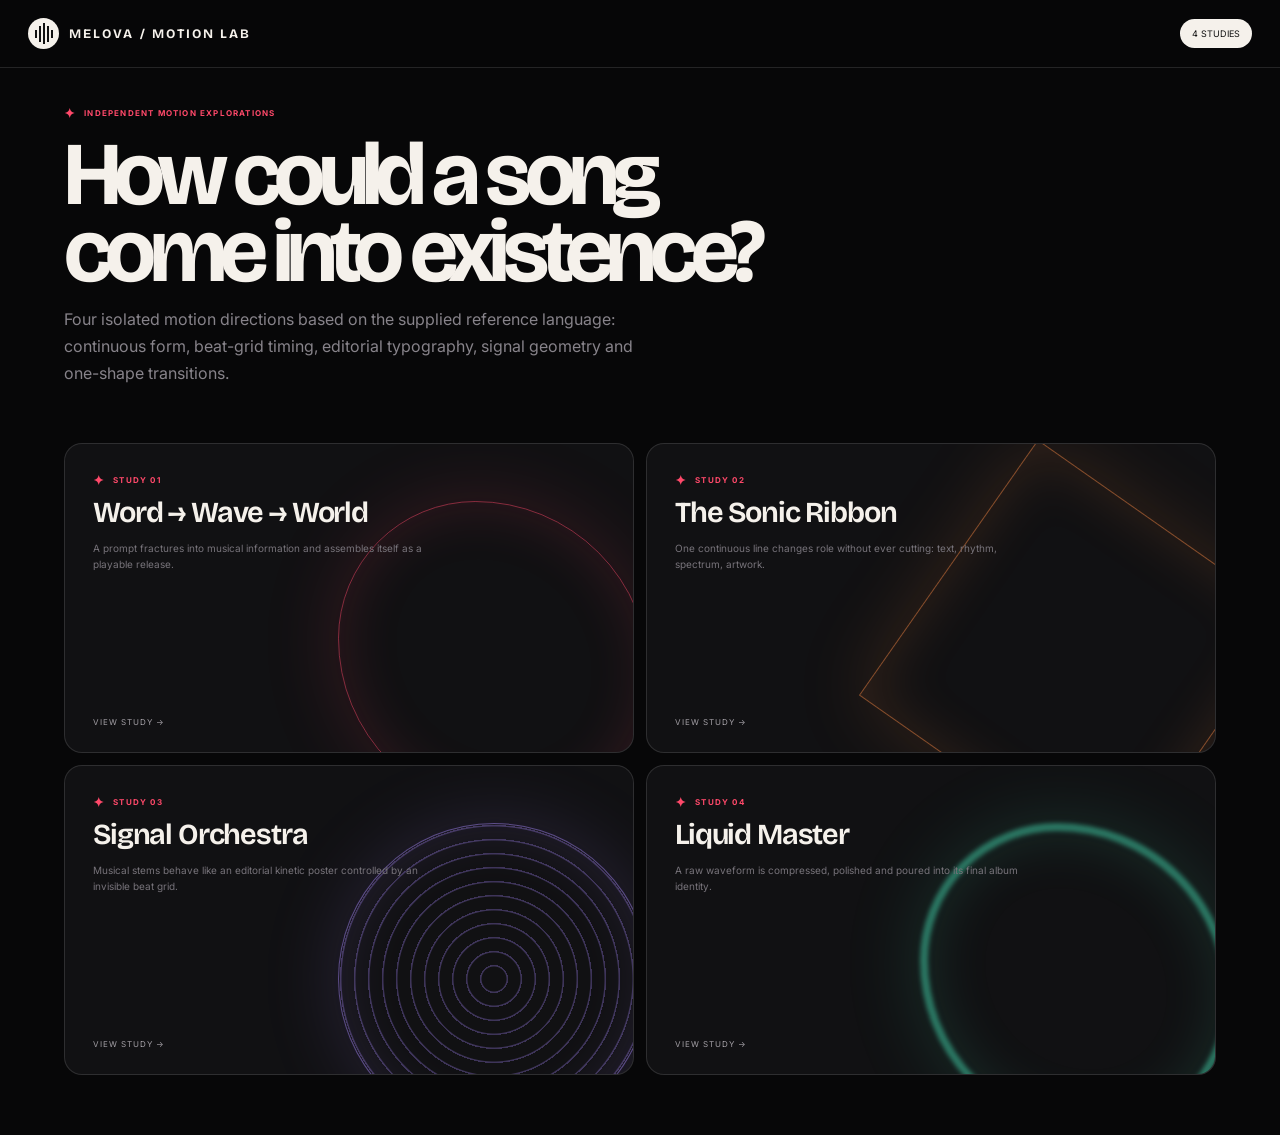
<file: index.html>
<!doctype html><html><head><meta charset="utf-8"><meta name="viewport" content="width=device-width"><title>MELOVA Motion Studies</title><link rel="stylesheet" href="assets/base.css"></head><body><nav class="top"><a class="brand" href="index.html"><span class="mark"><i></i><i></i><i></i><i></i><i></i></span>MELOVA / MOTION LAB</a><div class="nav"><a class="active">4 STUDIES</a></div></nav><main class="home"><header><div class="eyebrow">INDEPENDENT MOTION EXPLORATIONS</div><h1>How could a song<br>come into existence?</h1><p>Four isolated motion directions based on the supplied reference language: continuous form, beat-grid timing, editorial typography, signal geometry and one-shape transitions.</p></header><section class="grid"><a class="tile" href="word-to-wave.html" style="--c:#ff496a"><span class="eyebrow">STUDY 01</span><h2>Word → Wave → World</h2><p>A prompt fractures into musical information and assembles itself as a playable release.</p><i class="tile-art"></i></a><a class="tile" href="sonic-ribbon.html" style="--c:#ff8b45"><span class="eyebrow">STUDY 02</span><h2>The Sonic Ribbon</h2><p>One continuous line changes role without ever cutting: text, rhythm, spectrum, artwork.</p><i class="tile-art"></i></a><a class="tile" href="signal-orchestra.html" style="--c:#a989ff"><span class="eyebrow">STUDY 03</span><h2>Signal Orchestra</h2><p>Musical stems behave like an editorial kinetic poster controlled by an invisible beat grid.</p><i class="tile-art"></i></a><a class="tile" href="liquid-master.html" style="--c:#45d9b0"><span class="eyebrow">STUDY 04</span><h2>Liquid Master</h2><p>A raw waveform is compressed, polished and poured into its final album identity.</p><i class="tile-art"></i></a></section></main></body></html>
</file>
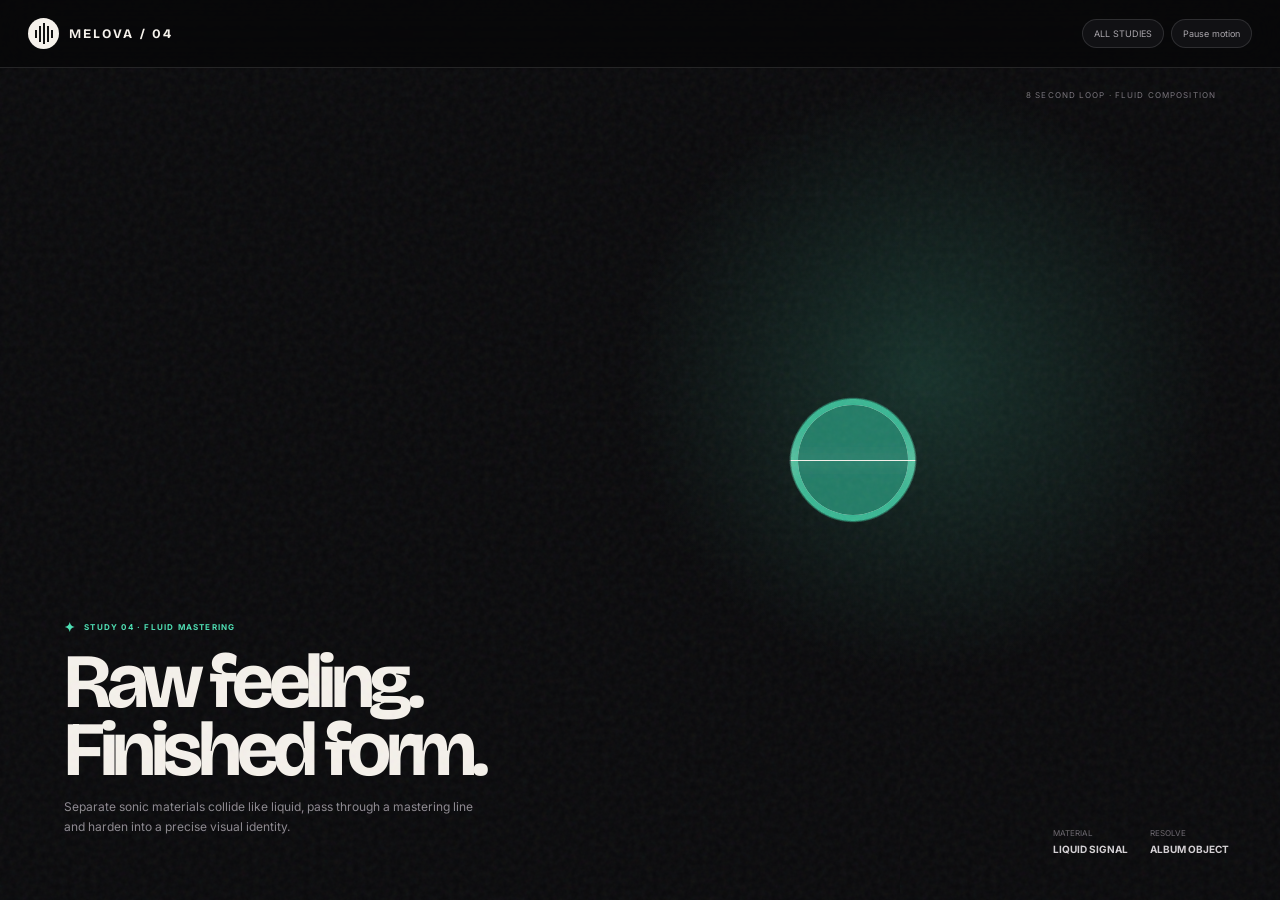
<file: liquid-master.html>
<!doctype html><html><head><meta charset="utf-8"><meta name="viewport" content="width=device-width"><title>Liquid Master — MELOVA</title><link rel="stylesheet" href="assets/base.css"><style>
:root{--hot:#4ce0b4}.liquid{position:absolute;right:8%;top:15%;width:min(650px,52vw);aspect-ratio:1;filter:url(#goo)}.drop{position:absolute;left:50%;top:50%;width:110px;height:110px;margin:-55px;border-radius:50%;background:var(--hot);box-shadow:0 0 50px color-mix(in srgb,var(--hot) 35%,transparent);animation:drop 8s calc(var(--i)*-.55s) cubic-bezier(.7,0,.2,1) infinite}.drop:nth-of-type(2){background:#f7f2eb}.drop:nth-of-type(3){background:#227b66}.master{position:absolute;z-index:4;left:50%;top:50%;width:300px;aspect-ratio:1;display:grid;place-items:center;transform:translate(-50%,-50%) scale(0);border-radius:17px;background:linear-gradient(140deg,#bdf9e6,#247b66 45%,#071b17);box-shadow:0 35px 90px rgba(0,0,0,.6);animation:master 8s cubic-bezier(.16,1,.3,1) infinite}.master:before{content:'SOFT ARCHITECTURE';position:absolute;left:9%;bottom:8%;color:#05251d;font:700 8px 'Bricolage Grotesque';letter-spacing:.12em}.master i{width:82px;height:82px;border:1px solid rgba(4,35,27,.5);border-radius:50%;box-shadow:0 0 0 18px rgba(5,56,43,.09),0 0 0 36px rgba(5,56,43,.07);animation:spin 8s linear infinite}.compress{position:absolute;left:6%;right:6%;top:50%;height:1px;background:var(--paper);box-shadow:0 0 18px var(--paper);animation:compress 8s ease-in-out infinite}@keyframes drop{0%,100%{transform:translate(calc((var(--i) - 1)*180px),calc((var(--i) - 1)*-80px)) scale(.25)}28%{transform:translate(calc((var(--i) - 1)*80px),calc((var(--i) - 1)*40px)) scale(1)}48%,63%{transform:translate(0) scale(2.3)}78%{transform:translate(0) scale(.1)}}@keyframes master{0%,55%{transform:translate(-50%,-50%) scale(0) rotate(12deg);opacity:0}67%,91%{transform:translate(-50%,-50%) scale(1) rotate(-2deg);opacity:1}100%{transform:translate(-50%,-50%) scale(.8);opacity:0}}@keyframes compress{0%,38%{transform:scaleX(.1);opacity:0}49%,65%{transform:scaleX(1);opacity:1}75%,100%{transform:scaleX(.1);opacity:0}}</style></head><body><nav class="top"><a class="brand" href="index.html"><span class="mark"><i></i><i></i><i></i><i></i><i></i></span>MELOVA / 04</a><div class="nav"><a href="index.html">ALL STUDIES</a><button data-pause>Pause motion</button></div></nav><main class="stage"><div class="backdrop"></div><span class="badge">8 SECOND LOOP · FLUID COMPOSITION</span><svg width="0" height="0"><filter id="goo"><feGaussianBlur in="SourceGraphic" stdDeviation="18" result="blur"/><feColorMatrix in="blur" mode="matrix" values="1 0 0 0 0 0 1 0 0 0 0 0 1 0 0 0 0 0 24 -10" result="goo"/><feComposite in="SourceGraphic" in2="goo" operator="atop"/></filter></svg><div class="liquid"><i class="drop" style="--i:0"></i><i class="drop" style="--i:1"></i><i class="drop" style="--i:2"></i><i class="compress"></i><div class="master"><i></i></div></div><div class="copy"><div class="eyebrow">STUDY 04 · FLUID MASTERING</div><h1>Raw feeling.<br>Finished form.</h1><p>Separate sonic materials collide like liquid, pass through a mastering line and harden into a precise visual identity.</p></div><div class="meta"><span>MATERIAL<b>LIQUID SIGNAL</b></span><span>RESOLVE<b>ALBUM OBJECT</b></span></div><i class="grain"></i></main><script src="assets/base.js"></script></body></html>
</file>
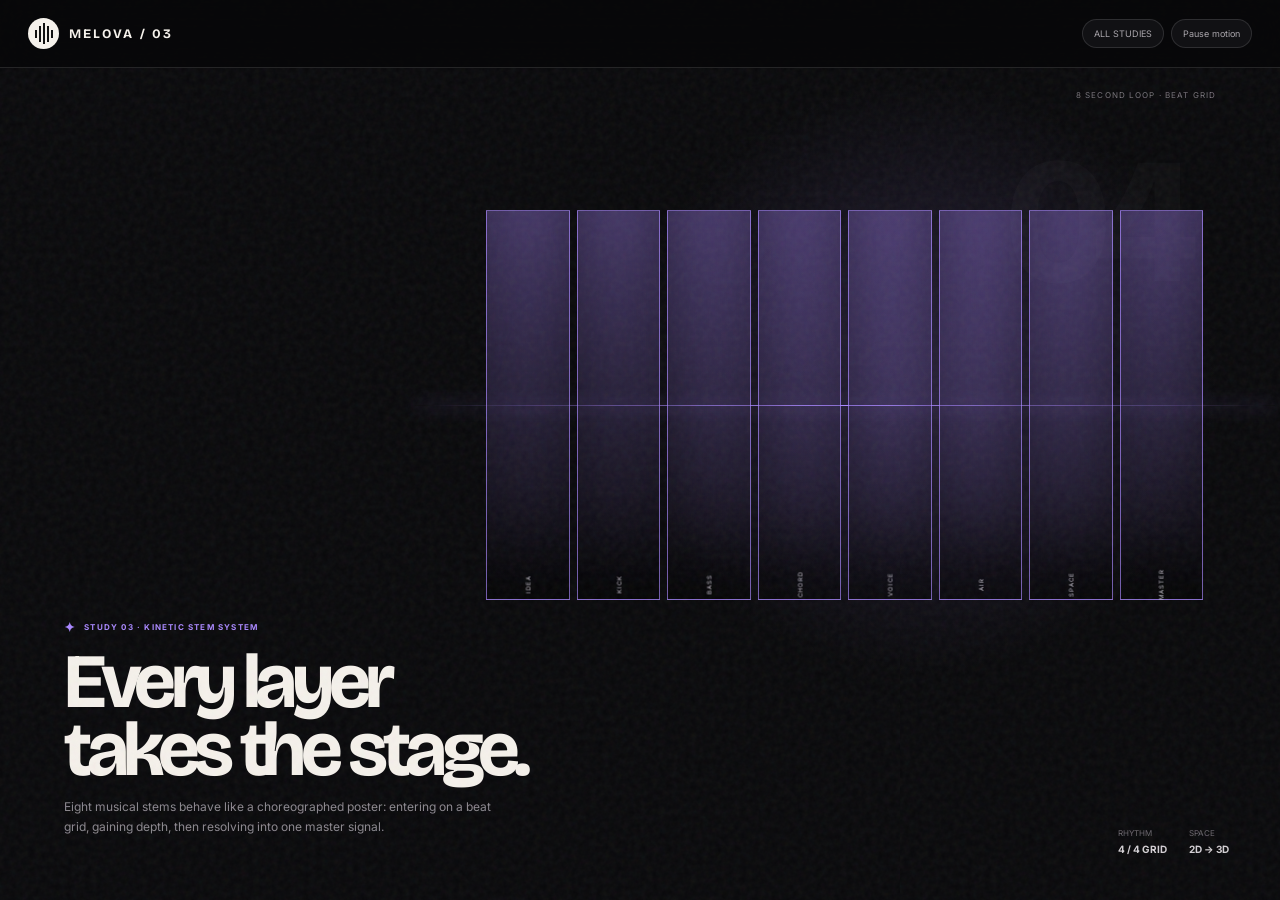
<file: signal-orchestra.html>
<!doctype html><html><head><meta charset="utf-8"><meta name="viewport" content="width=device-width"><title>Signal Orchestra — MELOVA</title><link rel="stylesheet" href="assets/base.css"><style>
:root{--hot:#a987ff}.orchestra{position:absolute;right:6%;top:14%;width:min(720px,56vw);height:62%;display:grid;grid-template-columns:repeat(8,1fr);gap:7px;align-items:center;perspective:900px}.stem{position:relative;height:70%;transform-style:preserve-3d;animation:stem 8s calc(var(--i)*-.11s) cubic-bezier(.6,0,.2,1) infinite}.stem:before{content:'';position:absolute;inset:0;border:1px solid color-mix(in srgb,var(--hot) 65%,transparent);background:linear-gradient(180deg,color-mix(in srgb,var(--hot) 40%,transparent),transparent);box-shadow:inset 0 -50px 60px rgba(0,0,0,.4)}.stem:after{content:attr(data-label);position:absolute;left:50%;bottom:12px;transform:translateX(-50%) rotate(-90deg);color:#cbc6d2;font-size:6px;letter-spacing:.16em}.beat{position:absolute;inset:50% -10% auto;height:1px;background:linear-gradient(90deg,transparent,var(--hot),transparent);box-shadow:0 0 18px var(--hot);animation:scan 2s linear infinite}.count{position:absolute;right:3%;top:1%;font:700 clamp(80px,14vw,200px)/1 'Bricolage Grotesque';letter-spacing:-.1em;color:rgba(255,255,255,.025);animation:count 8s steps(4) infinite}@keyframes stem{0%,100%{height:16%;transform:rotateX(0) translateZ(0);opacity:.35}18%{height:calc(25% + var(--i)*7%);transform:rotateX(-12deg) translateZ(calc(var(--i)*3px));opacity:1}40%{height:85%;transform:rotateY(calc((var(--i) - 4)*5deg)) translateZ(80px)}65%{height:34%;transform:rotateX(18deg) translateZ(20px)}82%{height:60%;transform:rotateY(-12deg)}}@keyframes scan{from{transform:translateY(-220px)}to{transform:translateY(220px)}}@keyframes count{0%{content:'01'}25%{transform:translateY(-20px)}50%{transform:translateY(15px)}75%{transform:translateY(-8px)}}</style></head><body><nav class="top"><a class="brand" href="index.html"><span class="mark"><i></i><i></i><i></i><i></i><i></i></span>MELOVA / 03</a><div class="nav"><a href="index.html">ALL STUDIES</a><button data-pause>Pause motion</button></div></nav><main class="stage"><div class="backdrop"></div><span class="badge">8 SECOND LOOP · BEAT GRID</span><div class="orchestra"><div class="count">04</div><i class="beat"></i><div class="stem" style="--i:0" data-label="IDEA"></div><div class="stem" style="--i:1" data-label="KICK"></div><div class="stem" style="--i:2" data-label="BASS"></div><div class="stem" style="--i:3" data-label="CHORD"></div><div class="stem" style="--i:4" data-label="VOICE"></div><div class="stem" style="--i:5" data-label="AIR"></div><div class="stem" style="--i:6" data-label="SPACE"></div><div class="stem" style="--i:7" data-label="MASTER"></div></div><div class="copy"><div class="eyebrow">STUDY 03 · KINETIC STEM SYSTEM</div><h1>Every layer<br>takes the stage.</h1><p>Eight musical stems behave like a choreographed poster: entering on a beat grid, gaining depth, then resolving into one master signal.</p></div><div class="meta"><span>RHYTHM<b>4 / 4 GRID</b></span><span>SPACE<b>2D → 3D</b></span></div><i class="grain"></i></main><script src="assets/base.js"></script></body></html>
</file>
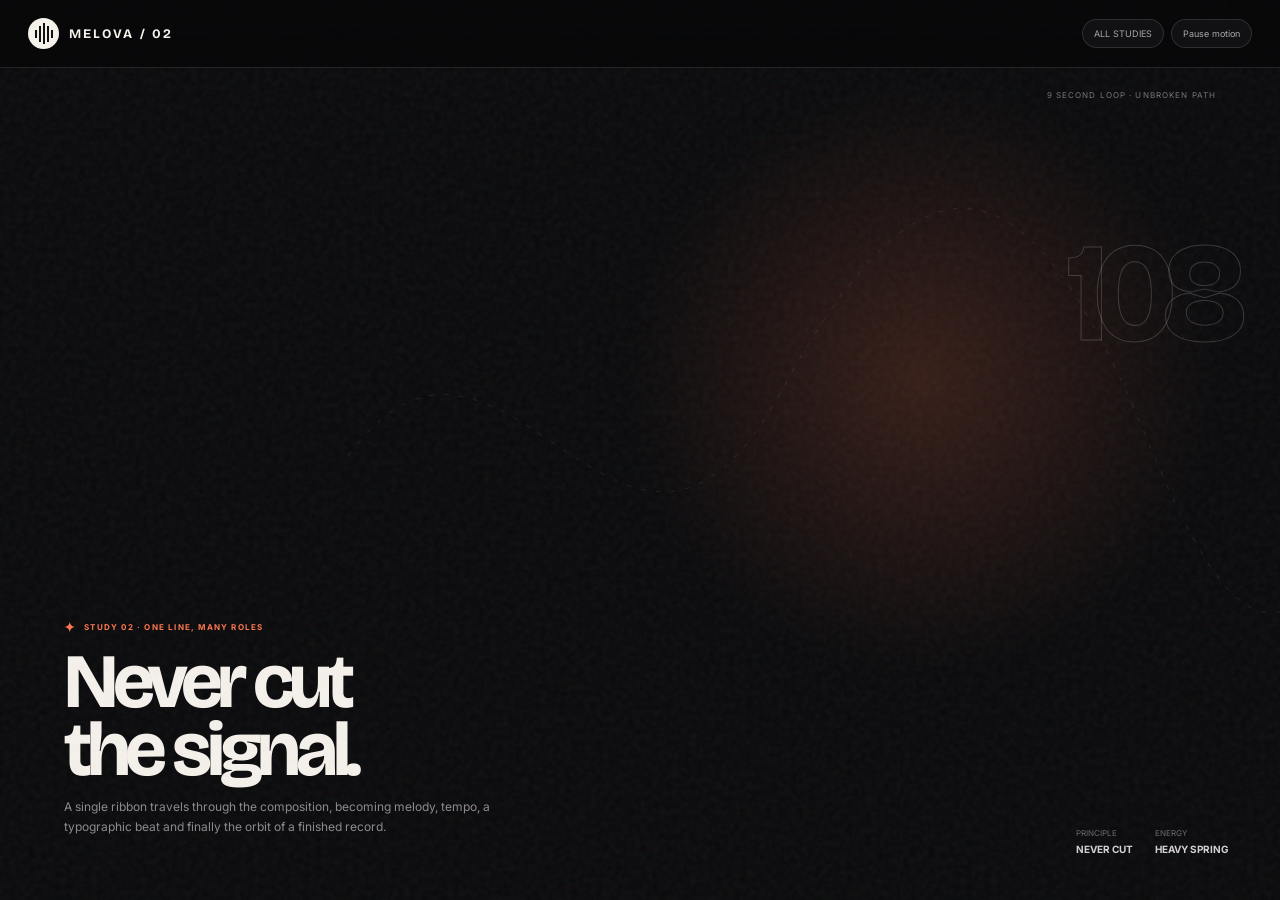
<file: sonic-ribbon.html>
<!doctype html><html><head><meta charset="utf-8"><meta name="viewport" content="width=device-width"><title>Sonic Ribbon — MELOVA</title><link rel="stylesheet" href="assets/base.css"><style>
:root{--hot:#ff754d}.ribbon{position:absolute;right:-5%;top:8%;width:72%;height:77%}.ribbon svg{width:100%;height:100%;overflow:visible}.mainline{fill:none;stroke:var(--hot);stroke-width:3;stroke-linecap:round;filter:drop-shadow(0 0 12px color-mix(in srgb,var(--hot) 60%,transparent));stroke-dasharray:1800;stroke-dashoffset:1800;animation:draw 9s ease-in-out infinite}.ghost{fill:none;stroke:rgba(255,255,255,.1);stroke-width:1;stroke-dasharray:5 11;animation:ghost 14s linear infinite}.node{position:absolute;width:10px;height:10px;border:2px solid var(--paper);border-radius:50%;background:#111;opacity:0}.node.a{left:14%;top:48%;animation:node 9s .7s infinite}.node.b{left:46%;top:32%;animation:node 9s 2.2s infinite}.node.c{left:73%;top:52%;animation:node 9s 3.8s infinite}.type-pulse{position:absolute;right:12%;top:25%;font:700 clamp(70px,11vw,170px)/.7 'Bricolage Grotesque';letter-spacing:-.1em;color:transparent;-webkit-text-stroke:1px rgba(255,255,255,.18);animation:type 9s ease-in-out infinite}.disc{position:absolute;right:11%;top:37%;width:220px;aspect-ratio:1;border:1px solid rgba(255,255,255,.2);border-radius:50%;opacity:0;animation:disc 9s ease-in-out infinite}.disc:before,.disc:after{content:'';position:absolute;border-radius:50%;border:1px solid var(--hot);inset:18%;animation:spin 7s linear infinite}.disc:after{inset:42%;background:var(--paper);border:0}@keyframes draw{0%{stroke-dashoffset:1800}48%,75%{stroke-dashoffset:0}92%,100%{stroke-dashoffset:-1800}}@keyframes ghost{to{stroke-dashoffset:-200}}@keyframes node{0%,75%,100%{opacity:0;transform:scale(0)}12%,55%{opacity:1;transform:scale(1)}}@keyframes type{0%,35%{opacity:0;transform:translateY(40px)}48%,70%{opacity:1;transform:none}82%,100%{opacity:0;transform:translateY(-40px)}}@keyframes disc{0%,50%{opacity:0;transform:scale(.4)}65%,86%{opacity:1;transform:scale(1)}100%{opacity:0;transform:scale(1.3)}}</style></head><body><nav class="top"><a class="brand" href="index.html"><span class="mark"><i></i><i></i><i></i><i></i><i></i></span>MELOVA / 02</a><div class="nav"><a href="index.html">ALL STUDIES</a><button data-pause>Pause motion</button></div></nav><main class="stage"><div class="backdrop"></div><span class="badge">9 SECOND LOOP · UNBROKEN PATH</span><div class="ribbon"><svg viewBox="0 0 1000 620"><path class="ghost" d="M-80 350C90 120 220 590 390 280S670 50 790 340 970 560 1120 210"/><path class="mainline" d="M-80 350C90 120 220 590 390 280S670 50 790 340 970 560 1120 210"/></svg><i class="node a"></i><i class="node b"></i><i class="node c"></i><div class="type-pulse">108</div><div class="disc"></div></div><div class="copy"><div class="eyebrow">STUDY 02 · ONE LINE, MANY ROLES</div><h1>Never cut<br>the signal.</h1><p>A single ribbon travels through the composition, becoming melody, tempo, a typographic beat and finally the orbit of a finished record.</p></div><div class="meta"><span>PRINCIPLE<b>NEVER CUT</b></span><span>ENERGY<b>HEAVY SPRING</b></span></div><i class="grain"></i></main><script src="assets/base.js"></script></body></html>
</file>
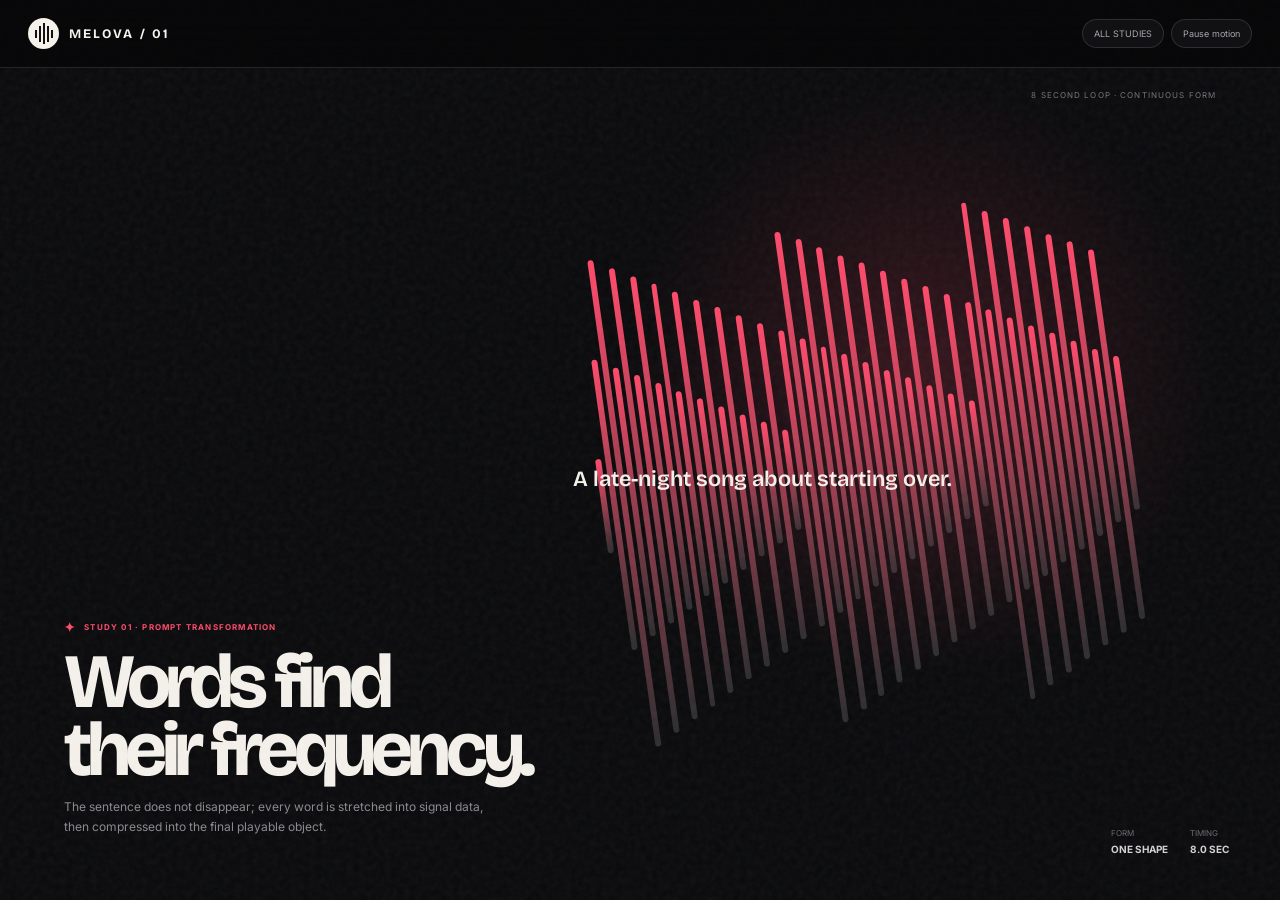
<file: word-to-wave.html>
<!doctype html><html><head><meta charset="utf-8"><meta name="viewport" content="width=device-width"><title>Word to Wave — MELOVA</title><link rel="stylesheet" href="assets/base.css"><style>
:root{--hot:#ff496a}.world{position:absolute;right:7vw;top:16%;width:min(650px,52vw);aspect-ratio:1}.sentence{position:absolute;z-index:4;left:5%;top:46%;font:600 clamp(15px,1.7vw,27px)/1.3 'Bricolage Grotesque';animation:sentence 8s cubic-bezier(.7,0,.2,1) infinite}.sentence span{display:inline-block;animation:word 8s calc(var(--n)*.08s) cubic-bezier(.7,0,.2,1) infinite}.threads{position:absolute;inset:9%;display:flex;align-items:center;gap:4px;transform:rotate(-8deg)}.threads i{flex:1;height:var(--h);border-radius:9px;background:linear-gradient(var(--hot),rgba(255,255,255,.14));animation:threads 8s calc(var(--i)*-.025s) cubic-bezier(.7,0,.2,1) infinite}.record{position:absolute;inset:18%;border-radius:14px;overflow:hidden;background:linear-gradient(145deg,#f9a1b0,#5b1725 45%,#120b0d);box-shadow:0 40px 90px rgba(0,0,0,.55),0 0 80px color-mix(in srgb,var(--hot) 22%,transparent);opacity:0;animation:record 8s cubic-bezier(.7,0,.2,1) infinite}.record:before{content:'MIDNIGHT HOME';position:absolute;left:8%;bottom:9%;font:700 9px 'Bricolage Grotesque';letter-spacing:.13em}.record:after{content:'';position:absolute;inset:14%;border:1px solid rgba(255,255,255,.38);border-radius:50%;box-shadow:0 0 0 20px rgba(255,255,255,.04),0 0 0 55px rgba(255,255,255,.035)}.play{position:absolute;z-index:8;left:50%;top:50%;width:68px;height:68px;display:grid;place-items:center;transform:translate(-50%,-50%) scale(0);border-radius:50%;color:#111;background:var(--paper);font-size:22px;animation:play 8s cubic-bezier(.16,1,.3,1) infinite}@keyframes sentence{0%,16%{opacity:1;transform:none}28%,100%{opacity:0;transform:translateY(-80px)}}@keyframes word{0%,16%{transform:none;color:var(--paper)}22%{color:var(--hot);transform:translateY(calc((var(--n) - 3)*8px))}31%,100%{opacity:0;transform:translateX(calc((var(--n) - 3)*35px)) scaleX(.1)}}@keyframes threads{0%,20%{opacity:0;transform:scaleY(.1)}33%,55%{opacity:1;transform:scaleY(1)}65%,100%{opacity:0;transform:scaleY(.3) translateX(90px)}}@keyframes record{0%,52%{opacity:0;clip-path:inset(50% 0)}68%,92%{opacity:1;clip-path:inset(0);transform:rotate(-3deg) scale(1)}100%{opacity:0;transform:rotate(2deg) scale(.92)}}@keyframes play{0%,66%{transform:translate(-50%,-50%) scale(0)}72%,92%{transform:translate(-50%,-50%) scale(1)}100%{transform:translate(-50%,-50%) scale(0)}}</style></head><body><nav class="top"><a class="brand" href="index.html"><span class="mark"><i></i><i></i><i></i><i></i><i></i></span>MELOVA / 01</a><div class="nav"><a href="index.html">ALL STUDIES</a><button data-pause>Pause motion</button></div></nav><main class="stage"><div class="backdrop"></div><span class="badge">8 SECOND LOOP · CONTINUOUS FORM</span><div class="world"><p class="sentence"><span style="--n:0">A</span> <span style="--n:1">late-night</span> <span style="--n:2">song</span> <span style="--n:3">about</span> <span style="--n:4">starting</span> <span style="--n:5">over.</span></p><div class="threads" data-bars="54"></div><div class="record"></div><i class="play">▶</i></div><div class="copy"><div class="eyebrow">STUDY 01 · PROMPT TRANSFORMATION</div><h1>Words find<br>their frequency.</h1><p>The sentence does not disappear; every word is stretched into signal data, then compressed into the final playable object.</p></div><div class="meta"><span>FORM<b>ONE SHAPE</b></span><span>TIMING<b>8.0 SEC</b></span></div><i class="grain"></i></main><script src="assets/base.js"></script></body></html>
</file>
<file: assets/base.css>
@import url('https://fonts.googleapis.com/css2?family=Bricolage+Grotesque:opsz,wght@12..96,500;12..96,600;12..96,700&family=Inter:wght@400;500;600&display=swap');
:root{--ink:#070708;--paper:#f5f1eb;--hot:#ff496a;--muted:#827e84;--line:rgba(255,255,255,.12)}*{box-sizing:border-box}html,body{margin:0;min-height:100%;background:var(--ink);color:var(--paper);font-family:Inter,sans-serif}button,a{font:inherit;color:inherit}button{cursor:pointer}.top{position:fixed;z-index:50;left:0;right:0;top:0;height:68px;padding:0 28px;display:flex;align-items:center;justify-content:space-between;border-bottom:1px solid var(--line);background:rgba(7,7,8,.78);backdrop-filter:blur(18px)}.brand{display:flex;align-items:center;gap:10px;font:700 13px 'Bricolage Grotesque';letter-spacing:.16em;text-decoration:none}.mark{width:31px;height:31px;display:flex;align-items:center;justify-content:center;gap:2px;border-radius:50%;background:var(--paper)}.mark i{width:2px;height:8px;background:#111}.mark i:nth-child(2),.mark i:nth-child(4){height:16px}.mark i:nth-child(3){height:21px}.nav{display:flex;align-items:center;gap:7px}.nav a,.nav button{padding:8px 11px;border:1px solid var(--line);border-radius:99px;background:#111114;color:#aaa6ac;font-size:9px;text-decoration:none}.nav a.active{color:#111;background:var(--paper)}.stage{position:relative;height:100vh;min-height:680px;padding:98px 5vw 42px;overflow:hidden;isolation:isolate}.eyebrow{display:flex;align-items:center;gap:8px;color:var(--hot);font-size:8px;font-weight:700;letter-spacing:.15em}.eyebrow:before{content:'✦';font-size:13px}.copy{position:absolute;z-index:5;left:5vw;bottom:7vh;max-width:510px}.copy h1{margin:14px 0 13px;font:700 clamp(48px,6vw,90px)/.88 'Bricolage Grotesque';letter-spacing:-.07em}.copy p{max-width:430px;margin:0;color:#8c888f;font-size:12px;line-height:1.65}.meta{position:absolute;z-index:10;right:4vw;bottom:5vh;display:flex;gap:22px;color:#6b676e;font-size:8px}.meta span{display:flex;flex-direction:column;gap:5px}.meta b{color:#d4d0d4;font-size:10px}.grain{position:absolute;z-index:20;inset:0;opacity:.13;pointer-events:none;background-image:url("data:image/svg+xml,%3Csvg viewBox='0 0 160 160' xmlns='http://www.w3.org/2000/svg'%3E%3Cfilter id='n'%3E%3CfeTurbulence type='fractalNoise' baseFrequency='.9' numOctaves='3' stitchTiles='stitch'/%3E%3C/filter%3E%3Crect width='100%25' height='100%25' filter='url(%23n)' opacity='.45'/%3E%3C/svg%3E")}.paused *{animation-play-state:paused!important}.backdrop{position:absolute;z-index:-3;inset:0;background:radial-gradient(circle at 72% 42%,color-mix(in srgb,var(--hot) 18%,transparent),transparent 28%),#09090b}.badge{position:absolute;z-index:5;right:5vw;top:90px;color:#77737a;font-size:8px;letter-spacing:.14em}.home{min-height:100vh;padding:105px 5vw 60px}.home header{max-width:900px}.home h1{margin:15px 0;font:700 clamp(52px,7vw,105px)/.86 'Bricolage Grotesque';letter-spacing:-.075em}.home header p{max-width:600px;color:#87838a;line-height:1.7}.grid{margin-top:55px;display:grid;grid-template-columns:repeat(2,1fr);gap:12px}.tile{position:relative;min-height:310px;padding:28px;overflow:hidden;border:1px solid var(--line);border-radius:18px;background:#111113;text-decoration:none}.tile:after{content:'VIEW STUDY →';position:absolute;left:28px;bottom:25px;color:#a4a0a6;font-size:8px;letter-spacing:.13em}.tile h2{position:relative;z-index:2;margin:7px 0;font:650 29px 'Bricolage Grotesque';letter-spacing:-.04em}.tile p{position:relative;z-index:2;max-width:350px;color:#77737a;font-size:10px;line-height:1.6}.tile-art{position:absolute;right:-3%;bottom:-20%;width:55%;aspect-ratio:1;border:1px solid color-mix(in srgb,var(--c) 50%,transparent);border-radius:44% 56%;box-shadow:inset 0 0 60px color-mix(in srgb,var(--c) 14%,transparent),0 0 80px color-mix(in srgb,var(--c) 15%,transparent);animation:homeMorph 5s ease-in-out infinite alternate}.tile:nth-child(2) .tile-art{border-radius:0;transform:rotate(35deg)}.tile:nth-child(3) .tile-art{border-radius:50%;background:repeating-radial-gradient(circle,transparent 0 12px,color-mix(in srgb,var(--c) 30%,transparent) 13px 14px)}.tile:nth-child(4) .tile-art{filter:blur(2px);border-width:8px}@keyframes homeMorph{to{border-radius:60% 40% 35% 65%;transform:rotate(25deg) scale(1.08)}}
@media(max-width:700px){.top{padding:0 14px}.nav a{display:none}.stage{min-height:760px;padding-inline:20px}.copy{left:20px;right:20px;bottom:80px}.copy h1{font-size:55px}.meta{display:none}.badge{right:20px}.grid{grid-template-columns:1fr}.home{padding-inline:16px}.tile{min-height:280px}}
@media(prefers-reduced-motion:reduce){*{animation-duration:.01ms!important;animation-iteration-count:1!important}}
</file>
